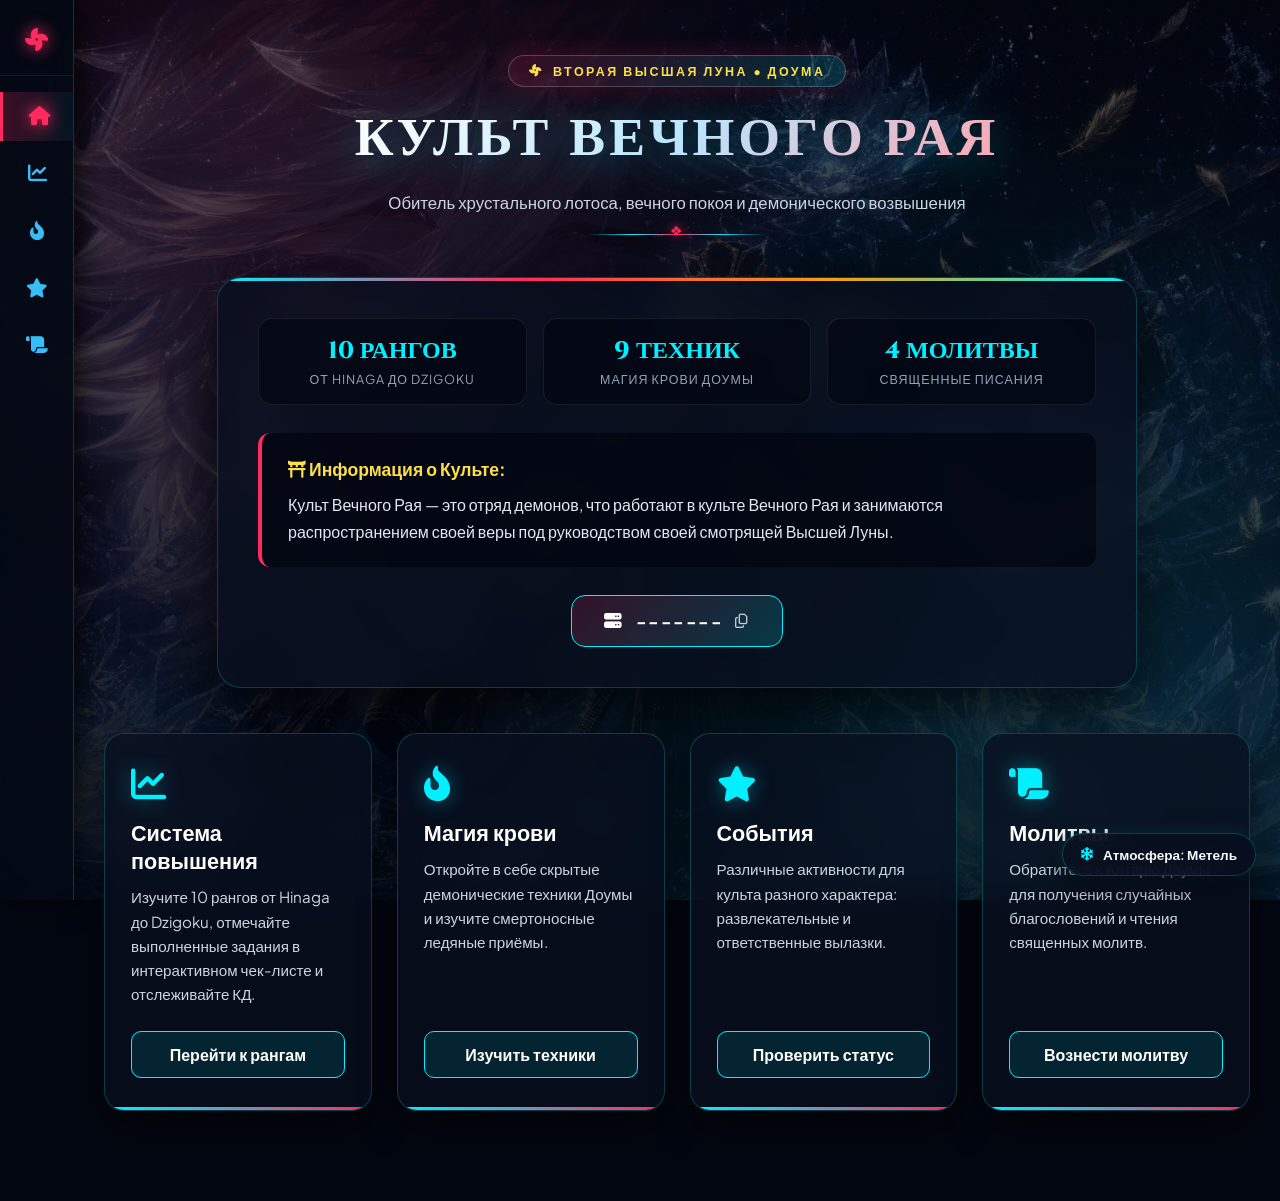
<file: index.html>
<!DOCTYPE html>
<html lang="ru">
<head>
    <meta charset="UTF-8">
    <meta name="viewport" content="width=device-width, initial-scale=1.0">
    <title>Культ Вечного Рая — Главная</title>
    <link rel="stylesheet" href="https://cdnjs.cloudflare.com/ajax/libs/font-awesome/6.4.0/css/all.min.css">
    <link rel="stylesheet" href="style.css">
</head>
<body>

    <div id="snow-container"></div>

    <nav class="sidebar">
        <div class="sidebar-logo">
            <i class="fa-solid fa-fan"></i>
            <span>Вечный Рай</span>
        </div>
        <a class="sidebar-item active-nav" href="index.html"><i class="fa-solid fa-house"></i> <span>Главная</span></a>
        <a class="sidebar-item" href="rank.html"><i class="fa-solid fa-chart-line"></i> <span>Система повышения</span></a>
        <a class="sidebar-item" href="blood.html"><i class="fa-solid fa-fire-flame-curved"></i> <span>Магия крови</span></a>
        <a class="sidebar-item" href="events.html"><i class="fa-solid fa-star"></i> <span>События</span></a>
        <a class="sidebar-item" href="prayers.html"><i class="fa-solid fa-scroll"></i> <span>Молитвы</span></a>
    </nav>

    <main class="main-container">
        <div class="cult-badge"><i class="fa-solid fa-fan"></i> Вторая Высшая Луна • Доума</div>
        <h1 class="main-header">Культ Вечного Рая</h1>
        <div class="page-subtitle">Обитель хрустального лотоса, вечного покоя и демонического возвышения</div>
        
        <div class="hero-section">
            <div class="hero-stats-row">
                <div class="mini-stat">
                    <span class="mini-stat-val">10 РАНГОВ</span>
                    <span class="mini-stat-label">От Hinaga до Dzigoku</span>
                </div>
                <div class="mini-stat">
                    <span class="mini-stat-val">9 ТЕХНИК</span>
                    <span class="mini-stat-label">Магия Крови Доумы</span>
                </div>
                <div class="mini-stat">
                    <span class="mini-stat-val">4 МОЛИТВЫ</span>
                    <span class="mini-stat-label">Священные писания</span>
                </div>
            </div>

            <div class="info-textbox">
                <strong><i class="fa-solid fa-torii-gate"></i> Информация о Культе:</strong><br>
                Культ Вечного Рая — это отряд демонов, что работают в культе Вечного Рая и занимаются распространением своей веры под руководством своей смотрящей Высшей Луны.
            </div>
            
            <div class="server-ip-box" id="ipBox" onclick="copyIP()" title="Нажмите, чтобы скопировать IP">
                <i class="fa-solid fa-server"></i>
                <span id="ipText">-------</span>
                <i class="fa-regular fa-copy" style="font-size: 0.9rem; opacity: 0.75;"></i>
            </div>
        </div>

        <div class="cards-grid">
            <div class="card">
                <div>
                    <i class="fa-solid fa-chart-line"></i>
                    <h3>Система повышения</h3>
                    <p>Изучите 10 рангов от Hinaga до Dzigoku, отмечайте выполненные задания в интерактивном чек-листе и отслеживайте КД.</p>
                </div>
                <a href="rank.html" class="card-btn">Перейти к рангам</a>
            </div>

            <div class="card">
                <div>
                    <i class="fa-solid fa-fire-flame-curved"></i>
                    <h3>Магия крови</h3>
                    <p>Откройте в себе скрытые демонические техники Доумы и изучите смертоносные ледяные приёмы.</p>
                </div>
                <a href="blood.html" class="card-btn">Изучить техники</a>
            </div>

            <div class="card">
                <div>
                    <i class="fa-solid fa-star"></i>
                    <h3>События</h3>
                    <p>Различные активности для культа разного характера: развлекательные и ответственные вылазки.</p>
                </div>
                <a href="events.html" class="card-btn">Проверить статус</a>
            </div>

            <div class="card">
                <div>
                    <i class="fa-solid fa-scroll"></i>
                    <h3>Молитвы</h3>
                    <p>Обратитесь к Алтарю Доумы для получения случайных благословений и чтения священных молитв.</p>
                </div>
                <a href="prayers.html" class="card-btn">Вознести молитву</a>
            </div>
        </div>
    </main>

    <script src="script.js"></script>
</body>
</html>
</file>
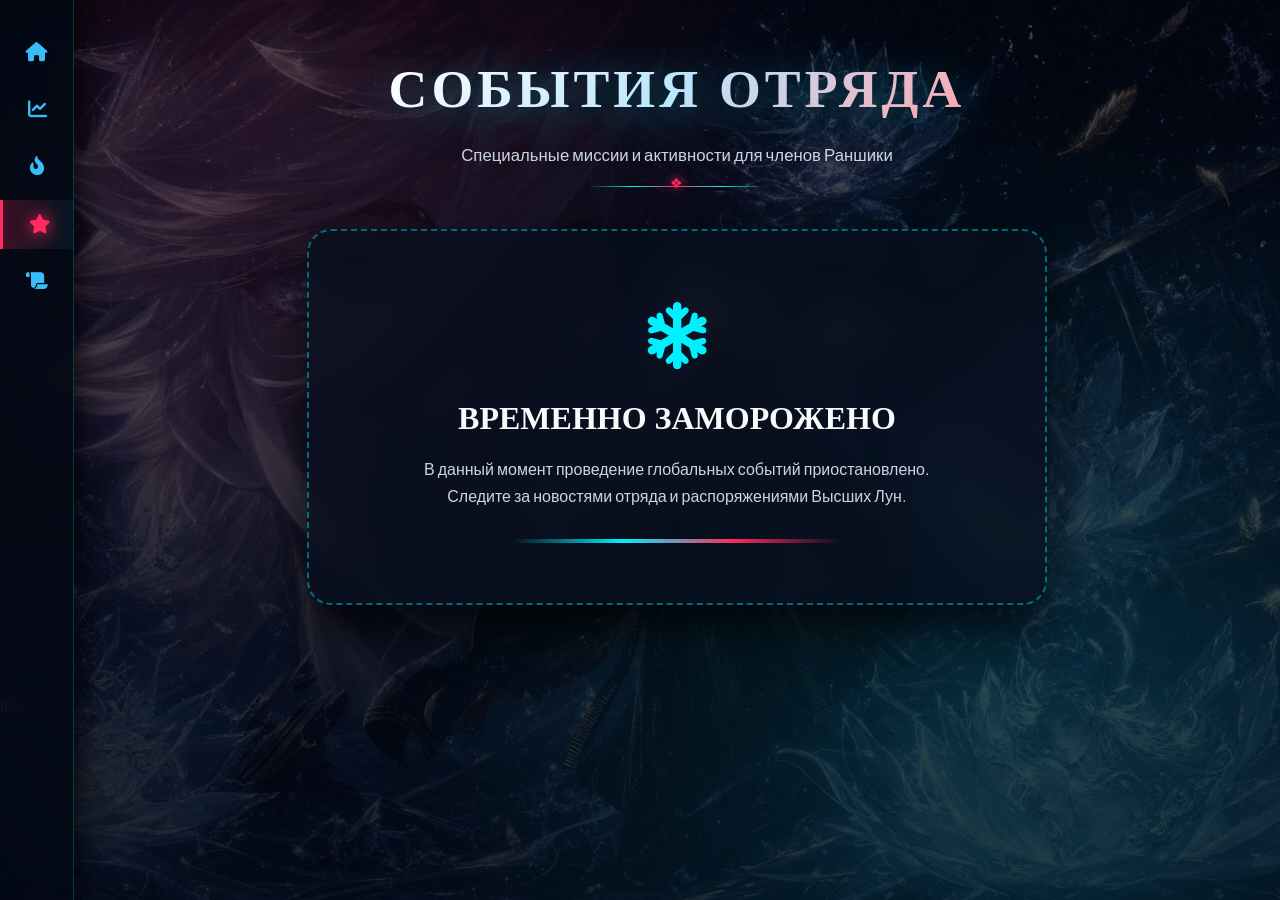
<file: event.html>
<!DOCTYPE html>
<html lang="ru">
<head>
    <meta charset="UTF-8">
    <title>События отряда</title>
    <link rel="stylesheet" href="https://cdnjs.cloudflare.com/ajax/libs/font-awesome/6.4.0/css/all.min.css">
    <link rel="stylesheet" href="style.css">
</head>
<body>

<div class="snowflakes" aria-hidden="true">
    <div class="snowflake">❅</div> <div class="snowflake">❆</div> <div class="snowflake">❅</div>
    <div class="snowflake">❆</div> <div class="snowflake">❅</div> <div class="snowflake">❆</div>
    <div class="snowflake">❅</div> <div class="snowflake">❆</div> <div class="snowflake">❅</div>
</div>

<nav class="sidebar">
    <a class="sidebar-item" href="index.html"><i class="fa-solid fa-house"></i> <span>Главная</span></a>
    <a class="sidebar-item" href="rank.html"><i class="fa-solid fa-chart-line"></i> <span>Система повышения</span></a>
    <a class="sidebar-item" href="blood.html"><i class="fa-solid fa-fire-flame-curved"></i> <span>Магия крови</span></a>
    <a class="sidebar-item active-nav" href="events.html"><i class="fa-solid fa-star"></i> <span>События</span></a>
    <a class="sidebar-item" href="prayers.html"><i class="fa-solid fa-scroll"></i> <span>Молитвы</span></a>
</nav>

<main class="main-container">
    
    <h1 class="main-title">СОБЫТИЯ ОТРЯДА</h1>
    <div class="page-subtitle">Специальные миссии и активности для членов Раншики</div>

    <div class="frozen-status-card">
        <div class="frozen-icon"><i class="fa-solid fa-snowflake"></i></div>
        <div class="frozen-title">ВРЕМЕННО ЗАМОРОЖЕНО</div>
        <p class="frozen-text">
            В данный момент проведение глобальных событий приостановлено. <br>
            Следите за новостями отряда и распоряжениями Высших Лун.
        </p>
        <div class="frozen-bar"></div>
    </div>

</main>

</body>
</html>
вф
</file>
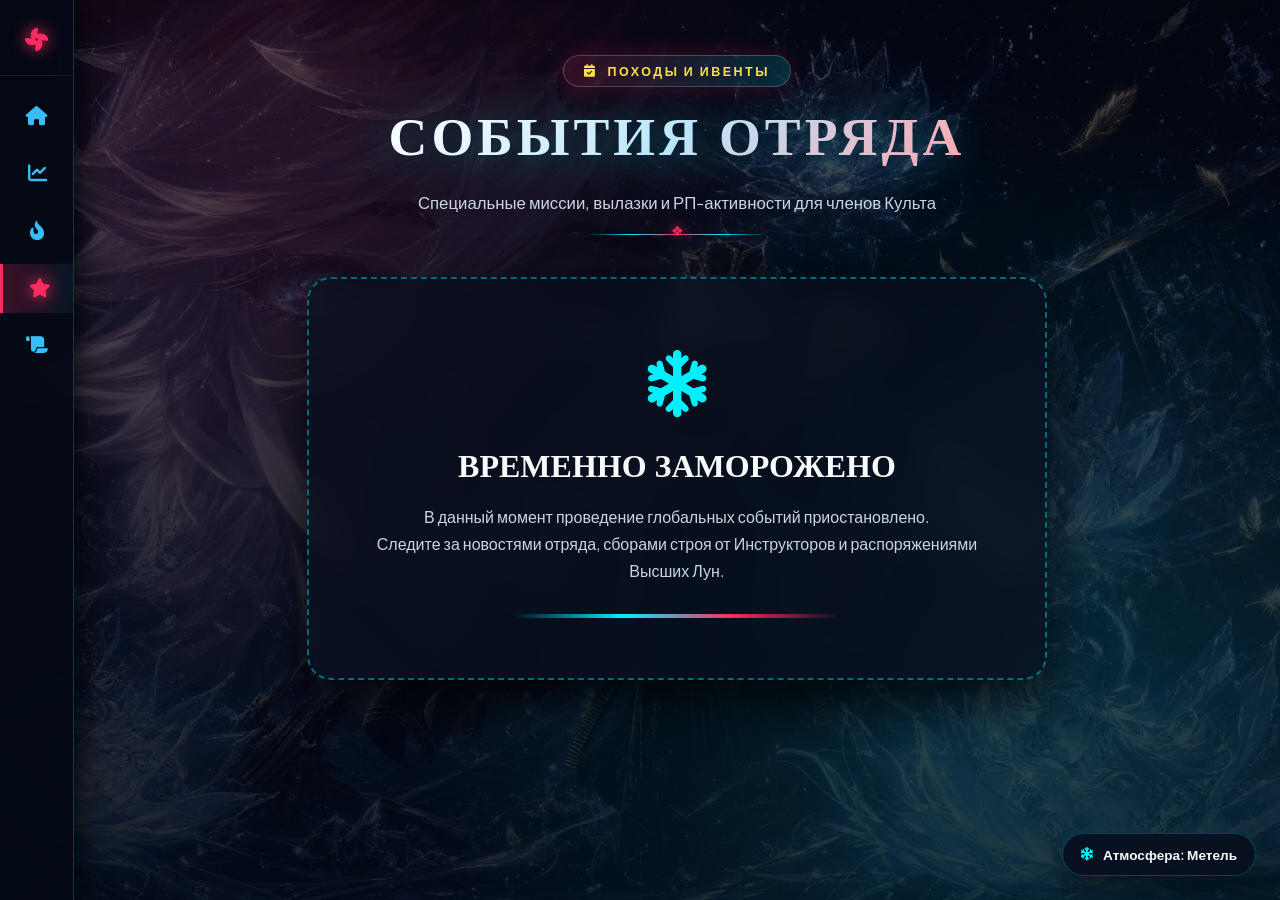
<file: events.html>
<!DOCTYPE html>
<html lang="ru">
<head>
    <meta charset="UTF-8">
    <meta name="viewport" content="width=device-width, initial-scale=1.0">
    <title>События отряда — Культ Вечного Рая</title>
    <link rel="stylesheet" href="https://cdnjs.cloudflare.com/ajax/libs/font-awesome/6.4.0/css/all.min.css">
    <link rel="stylesheet" href="style.css">
</head>
<body>

<div id="snow-container"></div>

<nav class="sidebar">
    <div class="sidebar-logo">
        <i class="fa-solid fa-fan"></i>
        <span>Вечный Рай</span>
    </div>
    <a class="sidebar-item" href="index.html"><i class="fa-solid fa-house"></i> <span>Главная</span></a>
    <a class="sidebar-item" href="rank.html"><i class="fa-solid fa-chart-line"></i> <span>Система повышения</span></a>
    <a class="sidebar-item" href="blood.html"><i class="fa-solid fa-fire-flame-curved"></i> <span>Магия крови</span></a>
    <a class="sidebar-item active-nav" href="events.html"><i class="fa-solid fa-star"></i> <span>События</span></a>
    <a class="sidebar-item" href="prayers.html"><i class="fa-solid fa-scroll"></i> <span>Молитвы</span></a>
</nav>

<main class="main-container">
    
    <div class="cult-badge"><i class="fa-solid fa-calendar-check"></i> Походы и Ивенты</div>
    <h1 class="main-title">СОБЫТИЯ ОТРЯДА</h1>
    <div class="page-subtitle">Специальные миссии, вылазки и РП-активности для членов Культа</div>

    <div class="frozen-status-card">
        <div class="frozen-icon"><i class="fa-solid fa-snowflake"></i></div>
        <div class="frozen-title">ВРЕМЕННО ЗАМОРОЖЕНО</div>
        <p class="frozen-text">
            В данный момент проведение глобальных событий приостановлено. <br>
            Следите за новостями отряда, сборами строя от Инструкторов и распоряжениями Высших Лун.
        </p>
        <div class="frozen-bar"></div>
    </div>

</main>

<script src="script.js"></script>
</body>
</html>
</file>
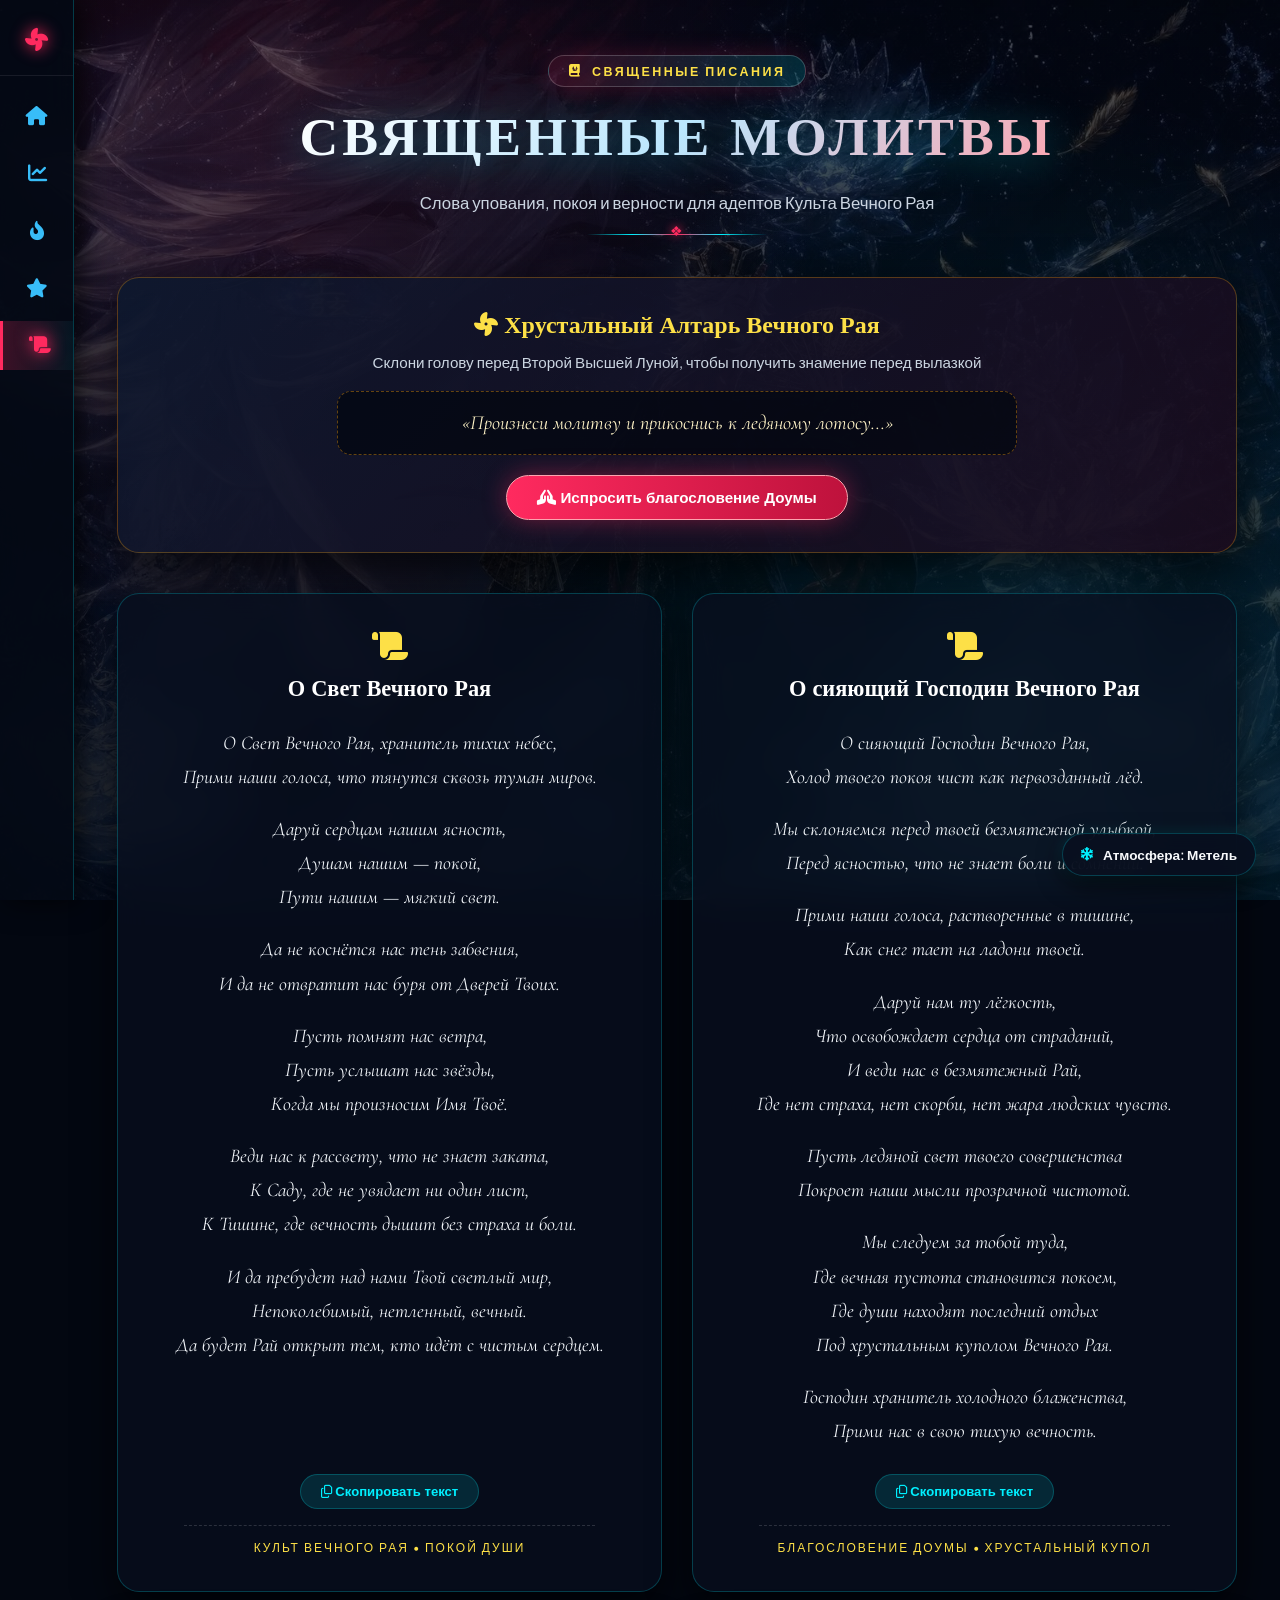
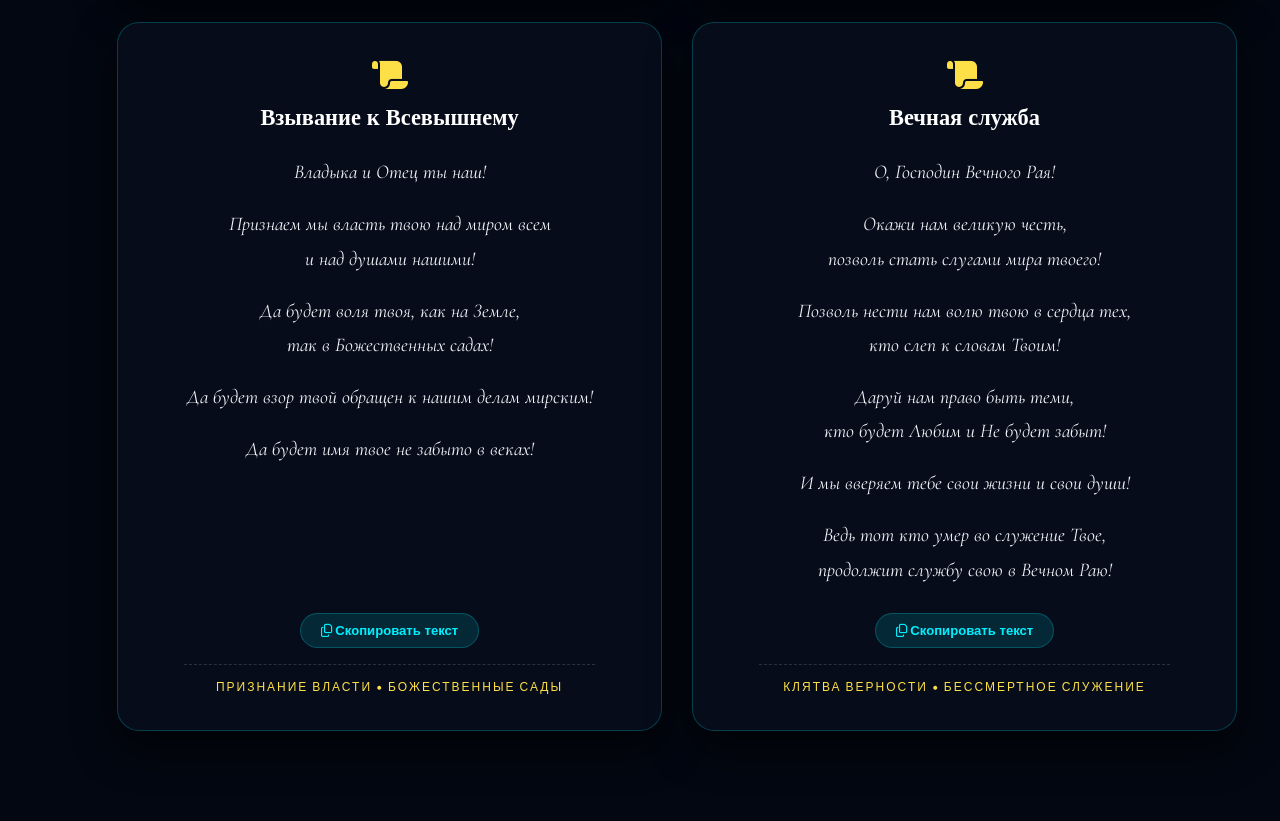
<file: prayers.html>
<!DOCTYPE html>
<html lang="ru">
<head>
    <meta charset="UTF-8">
    <meta name="viewport" content="width=device-width, initial-scale=1.0">
    <title>Священные Молитвы Культа</title>
    <link rel="stylesheet" href="https://cdnjs.cloudflare.com/ajax/libs/font-awesome/6.4.0/css/all.min.css">
    <link rel="stylesheet" href="style.css">
</head>
<body>

<div id="snow-container"></div>

<nav class="sidebar">
    <div class="sidebar-logo">
        <i class="fa-solid fa-fan"></i>
        <span>Вечный Рай</span>
    </div>
    <a class="sidebar-item" href="index.html"><i class="fa-solid fa-house"></i> <span>Главная</span></a>
    <a class="sidebar-item" href="rank.html"><i class="fa-solid fa-chart-line"></i> <span>Система повышения</span></a>
    <a class="sidebar-item" href="blood.html"><i class="fa-solid fa-fire-flame-curved"></i> <span>Магия крови</span></a>
    <a class="sidebar-item" href="events.html"><i class="fa-solid fa-star"></i> <span>События</span></a>
    <a class="sidebar-item active-nav" href="prayers.html"><i class="fa-solid fa-scroll"></i> <span>Молитвы</span></a>
</nav>

<main class="main-container">
    
    <div class="cult-badge"><i class="fa-solid fa-book-journal-whills"></i> Священные писания</div>
    <h1 class="main-title">СВЯЩЕННЫЕ МОЛИТВЫ</h1>
    <div class="page-subtitle">Слова упования, покоя и верности для адептов Культа Вечного Рая</div>

    <!-- НОВАЯ ФИШКА: ИНТЕРАКТИВНЫЙ АЛТАРЬ БЛАГОСЛОВЕНИЙ ДОУМЫ -->
    <div class="altar-widget">
        <h3 class="altar-title"><i class="fa-solid fa-fan"></i> Хрустальный Алтарь Вечного Рая</h3>
        <p style="color: #cbd5e1; font-size: 0.95rem;">Склони голову перед Второй Высшей Луной, чтобы получить знамение перед вылазкой</p>
        <div class="altar-result" id="altarResult">«Произнеси молитву и прикоснись к ледяному лотосу...»</div>
        <button class="altar-btn" onclick="prayAtAltar()">
            <i class="fa-solid fa-hands-praying"></i> Испросить благословение Доумы
        </button>
    </div>

    <div class="prayers-grid">
        
        <div class="prayer-tablet">
            <div>
                <div class="prayer-header">
                    <i class="fa-solid fa-scroll prayer-icon"></i>
                    <h3 class="prayer-title">О Свет Вечного Рая</h3>
                </div>
                <div class="prayer-content">
                    <p>О Свет Вечного Рая, хранитель тихих небес,<br>
                    Прими наши голоса, что тянутся сквозь туман миров.</p>
                    <p>Даруй сердцам нашим ясность,<br>
                    Душам нашим — покой,<br>
                    Пути нашим — мягкий свет.</p>
                    <p>Да не коснётся нас тень забвения,<br>
                    И да не отвратит нас буря от Дверей Твоих.</p>
                    <p>Пусть помнят нас ветра,<br>
                    Пусть услышат нас звёзды,<br>
                    Когда мы произносим Имя Твоё.</p>
                    <p>Веди нас к рассвету, что не знает заката,<br>
                    К Саду, где не увядает ни один лист,<br>
                    К Тишине, где вечность дышит без страха и боли.</p>
                    <p>И да пребудет над нами Твой светлый мир,<br>
                    Непоколебимый, нетленный, вечный.<br>
                    Да будет Рай открыт тем, кто идёт с чистым сердцем.</p>
                </div>
            </div>
            <div class="prayer-bottom">
                <button class="copy-prayer-btn" onclick="copyPrayer(this)">
                    <i class="fa-regular fa-copy"></i> Скопировать текст
                </button>
                <div class="prayer-footer">Культ Вечного Рая • Покой души</div>
            </div>
        </div>

        <div class="prayer-tablet">
            <div>
                <div class="prayer-header">
                    <i class="fa-solid fa-scroll prayer-icon"></i>
                    <h3 class="prayer-title">О сияющий Господин Вечного Рая</h3>
                </div>
                <div class="prayer-content">
                    <p>О сияющий Господин Вечного Рая,<br>
                    Холод твоего покоя чист как первозданный лёд.</p>
                    <p>Мы склоняемся перед твоей безмятежной улыбкой,<br>
                    Перед ясностью, что не знает боли и сомнений.</p>
                    <p>Прими наши голоса, растворенные в тишине,<br>
                    Как снег тает на ладони твоей.</p>
                    <p>Даруй нам ту лёгкость,<br>
                    Что освобождает сердца от страданий,<br>
                    И веди нас в безмятежный Рай,<br>
                    Где нет страха, нет скорби, нет жара людских чувств.</p>
                    <p>Пусть ледяной свет твоего совершенства<br>
                    Покроет наши мысли прозрачной чистотой.</p>
                    <p>Мы следуем за тобой туда,<br>
                    Где вечная пустота становится покоем,<br>
                    Где души находят последний отдых<br>
                    Под хрустальным куполом Вечного Рая.</p>
                    <p>Господин хранитель холодного блаженства,<br>
                    Прими нас в свою тихую вечность.</p>
                </div>
            </div>
            <div class="prayer-bottom">
                <button class="copy-prayer-btn" onclick="copyPrayer(this)">
                    <i class="fa-regular fa-copy"></i> Скопировать текст
                </button>
                <div class="prayer-footer">Благословение Доумы • Хрустальный купол</div>
            </div>
        </div>

        <div class="prayer-tablet">
            <div>
                <div class="prayer-header">
                    <i class="fa-solid fa-scroll prayer-icon"></i>
                    <h3 class="prayer-title">Взывание к Всевышнему</h3>
                </div>
                <div class="prayer-content">
                    <p>Владыка и Отец ты наш!</p>
                    <p>Признаем мы власть твою над миром всем<br>
                    и над душами нашими!</p>
                    <p>Да будет воля твоя, как на Земле,<br>
                    так в Божественных садах!</p>
                    <p>Да будет взор твой обращен к нашим делам мирским!</p>
                    <p>Да будет имя твое не забыто в веках!</p>
                </div>
            </div>
            <div class="prayer-bottom">
                <button class="copy-prayer-btn" onclick="copyPrayer(this)">
                    <i class="fa-regular fa-copy"></i> Скопировать текст
                </button>
                <div class="prayer-footer">Признание власти • Божественные сады</div>
            </div>
        </div>

        <div class="prayer-tablet">
            <div>
                <div class="prayer-header">
                    <i class="fa-solid fa-scroll prayer-icon"></i>
                    <h3 class="prayer-title">Вечная служба</h3>
                </div>
                <div class="prayer-content">
                    <p>О, Господин Вечного Рая!</p>
                    <p>Окажи нам великую честь,<br>
                    позволь стать слугами мира твоего!</p>
                    <p>Позволь нести нам волю твою в сердца тех,<br>
                    кто слеп к словам Твоим!</p>
                    <p>Даруй нам право быть теми,<br>
                    кто будет Любим и Не будет забыт!</p>
                    <p>И мы вверяем тебе свои жизни и свои души!</p>
                    <p>Ведь тот кто умер во служение Твое,<br>
                    продолжит службу свою в Вечном Раю!</p>
                </div>
            </div>
            <div class="prayer-bottom">
                <button class="copy-prayer-btn" onclick="copyPrayer(this)">
                    <i class="fa-regular fa-copy"></i> Скопировать текст
                </button>
                <div class="prayer-footer">Клятва верности • Бессмертное служение</div>
            </div>
        </div>

    </div>

</main>

<script src="script.js"></script>
</body>
</html>
</file>
<file: style.css>
@import url('https://fonts.googleapis.com/css2?family=Cinzel:wght@600;700;800;900&family=Cormorant+Garamond:ital,wght@0,600;1,500;1,600&family=Plus+Jakarta+Sans:wght@400;500;600;700;800&display=swap');

:root {
    --bg-deep: #030711;
    --panel-bg: rgba(8, 15, 30, 0.78);
    --panel-hover: rgba(13, 24, 46, 0.9);
    --ice-cyan: #00f0ff;
    --ice-blue: #38bdf8;
    --crimson: #ff2a5f;
    --crimson-glow: rgba(255, 42, 95, 0.35);
    --gold: #f59e0b;
    --gold-light: #fde047;
    --text-primary: #f8fafc;
    --text-secondary: #94a3b8;
    --border-ice: rgba(0, 240, 255, 0.22);
    --border-gold: rgba(245, 158, 11, 0.3);
    --sidebar-w: 74px;
    --sidebar-expand: 270px;
}

* {
    box-sizing: border-box;
    margin: 0;
    padding: 0;
}

html {
    scroll-behavior: smooth;
}

body {
    font-family: 'Plus Jakarta Sans', sans-serif;
    color: var(--text-primary);
    background-color: var(--bg-deep);
    background-image: url('background.png');
    background-repeat: no-repeat;
    background-attachment: fixed;
    background-size: cover;
    background-position: center;
    min-height: 100vh;
    overflow-x: hidden;
    position: relative;
}

/* Многослойное кинематографичное затемнение поверх фона */
body::before {
    content: '';
    position: fixed;
    inset: 0;
    background: 
        radial-gradient(circle at 20% 15%, rgba(255, 42, 95, 0.1) 0%, transparent 45%),
        radial-gradient(circle at 80% 80%, rgba(0, 240, 255, 0.12) 0%, transparent 50%),
        linear-gradient(180deg, rgba(3, 7, 17, 0.72) 0%, rgba(3, 7, 17, 0.88) 100%);
    z-index: -1;
}

::-webkit-scrollbar { width: 8px; }
::-webkit-scrollbar-track { background: #030711; }
::-webkit-scrollbar-thumb {
    background: linear-gradient(180deg, var(--ice-cyan), var(--crimson));
    border-radius: 4px;
}

/* =========================================
   ЧАСТИЦЫ СНЕГА И ЛЕПЕСТКОВ
========================================== */
#snow-container, .snowflakes {
    position: fixed;
    inset: 0;
    pointer-events: none;
    z-index: 990;
    overflow: hidden;
}

.snowflake {
    position: fixed;
    top: -5%;
    color: #fff;
    text-shadow: 0 0 10px var(--ice-cyan);
    user-select: none;
    pointer-events: none;
    animation: snowFall linear infinite;
}

.snowflake.crimson-petal {
    color: var(--crimson);
    text-shadow: 0 0 12px var(--crimson);
}

@keyframes snowFall {
    0% { transform: translateY(-5vh) translateX(0) rotate(0deg); opacity: 0; }
    15% { opacity: 0.85; }
    85% { opacity: 0.85; }
    100% { transform: translateY(105vh) translateX(60px) rotate(360deg); opacity: 0; }
}

/* Кнопка переключения атмосферы в углу */
.ambiance-toggle {
    position: fixed;
    bottom: 24px;
    right: 24px;
    z-index: 1001;
    background: rgba(8, 15, 30, 0.9);
    backdrop-filter: blur(12px);
    border: 1px solid var(--border-ice);
    color: var(--text-primary);
    padding: 12px 18px;
    border-radius: 50px;
    cursor: pointer;
    font-family: inherit;
    font-size: 0.85rem;
    font-weight: 600;
    display: flex;
    align-items: center;
    gap: 10px;
    box-shadow: 0 8px 25px rgba(0, 0, 0, 0.7), 0 0 15px rgba(0, 240, 255, 0.15);
    transition: all 0.3s ease;
}

.ambiance-toggle:hover {
    border-color: var(--ice-cyan);
    transform: translateY(-3px);
    box-shadow: 0 12px 30px rgba(0, 240, 255, 0.3);
}

.ambiance-toggle i {
    color: var(--ice-cyan);
}

/* =========================================
   БОКОВАЯ НАВИГАЦИЯ (SIDEBAR)
========================================== */
.sidebar {
    position: fixed;
    left: 0;
    top: 0;
    width: var(--sidebar-w);
    height: 100vh;
    background: rgba(4, 9, 20, 0.9);
    backdrop-filter: blur(20px);
    -webkit-backdrop-filter: blur(20px);
    border-right: 1px solid var(--border-ice);
    box-shadow: 6px 0 30px rgba(0, 0, 0, 0.8);
    padding-top: 28px;
    z-index: 1000;
    transition: width 0.35s cubic-bezier(0.4, 0, 0.2, 1);
    overflow: hidden;
    white-space: nowrap;
    display: flex;
    flex-direction: column;
    gap: 8px;
}

.sidebar:hover {
    width: var(--sidebar-expand);
    border-right-color: var(--ice-cyan);
    box-shadow: 15px 0 45px rgba(0, 240, 255, 0.15);
}

.sidebar-logo {
    display: flex;
    align-items: center;
    padding: 0 22px 24px 22px;
    margin-bottom: 8px;
    border-bottom: 1px solid rgba(255, 255, 255, 0.08);
    color: var(--gold-light);
    font-family: 'Cinzel', serif;
    font-weight: 800;
    letter-spacing: 1.5px;
    font-size: 1rem;
}

.sidebar-logo i {
    min-width: 30px;
    font-size: 1.45rem;
    text-align: center;
    color: var(--crimson);
    filter: drop-shadow(0 0 8px var(--crimson));
}

.sidebar-logo span {
    margin-left: 16px;
    opacity: 0;
    transition: opacity 0.25s ease;
}

.sidebar:hover .sidebar-logo span { opacity: 1; }

.sidebar-item {
    display: flex;
    align-items: center;
    padding: 15px 22px;
    color: var(--text-secondary);
    text-decoration: none;
    font-size: 0.95rem;
    font-weight: 600;
    transition: all 0.25s ease;
    position: relative;
}

.sidebar-item i {
    min-width: 30px;
    font-size: 1.2rem;
    text-align: center;
    color: var(--ice-blue);
    transition: all 0.25s ease;
}

.sidebar-item span {
    margin-left: 16px;
    opacity: 0;
    transform: translateX(-8px);
    transition: all 0.25s ease;
}

.sidebar:hover .sidebar-item span {
    opacity: 1;
    transform: translateX(0);
}

.sidebar-item:hover {
    color: #fff;
    background: linear-gradient(90deg, rgba(0, 240, 255, 0.1), transparent);
    padding-left: 26px;
}

.sidebar-item:hover i {
    color: var(--ice-cyan);
    transform: scale(1.15);
    filter: drop-shadow(0 0 8px var(--ice-cyan));
}

.sidebar-item.active-nav {
    color: #fff;
    background: linear-gradient(90deg, rgba(255, 42, 95, 0.22), rgba(0, 240, 255, 0.05));
    border-left: 3px solid var(--crimson);
}

.sidebar-item.active-nav i {
    color: var(--crimson);
    filter: drop-shadow(0 0 8px var(--crimson));
}

/* =========================================
   ОСНОВНОЙ КОНТЕЙНЕР И ЗАГОЛОВКИ
========================================== */
.main-container {
    margin: 0 auto;
    padding: 55px 30px 90px calc(var(--sidebar-w) + 30px);
    max-width: 1280px;
    width: 100%;
    display: flex;
    flex-direction: column;
    align-items: center;
    text-align: center;
    position: relative;
    z-index: 10;
}

.cult-badge {
    display: inline-flex;
    align-items: center;
    gap: 10px;
    padding: 7px 20px;
    border-radius: 50px;
    background: linear-gradient(90deg, rgba(255, 42, 95, 0.15), rgba(0, 240, 255, 0.15));
    border: 1px solid rgba(255, 255, 255, 0.2);
    color: var(--gold-light);
    font-size: 0.78rem;
    font-weight: 700;
    letter-spacing: 2.5px;
    text-transform: uppercase;
    margin-bottom: 16px;
    box-shadow: 0 0 25px rgba(255, 42, 95, 0.2);
}

.main-header, .main-title {
    font-family: 'Cinzel', serif;
    font-size: clamp(2.1rem, 4.2vw, 3.4rem);
    font-weight: 900;
    text-transform: uppercase;
    letter-spacing: 4px;
    background: linear-gradient(135deg, #ffffff 0%, #bae6fd 50%, #fda4af 100%);
    -webkit-background-clip: text;
    -webkit-text-fill-color: transparent;
    margin-bottom: 14px;
    filter: drop-shadow(0 5px 20px rgba(0, 240, 255, 0.35));
}

.page-subtitle {
    font-size: 1.05rem;
    color: #cbd5e1;
    margin-bottom: 40px;
    max-width: 720px;
    line-height: 1.65;
    position: relative;
    padding-bottom: 20px;
}

.page-subtitle::after {
    content: '❖';
    position: absolute;
    bottom: -6px;
    left: 50%;
    transform: translateX(-50%);
    color: var(--crimson);
    font-size: 0.9rem;
    text-shadow: 0 0 10px var(--crimson);
}

.page-subtitle::before {
    content: '';
    position: absolute;
    bottom: 2px;
    left: 50%;
    transform: translateX(-50%);
    width: 180px;
    height: 1px;
    background: linear-gradient(90deg, transparent, var(--ice-cyan), var(--crimson), var(--ice-cyan), transparent);
}

/* =========================================
   ГЛАВНАЯ СТРАНИЦА (INDEX.HTML)
========================================== */
.hero-section {
    background: var(--panel-bg);
    backdrop-filter: blur(16px);
    border: 1px solid var(--border-ice);
    border-radius: 24px;
    padding: 40px;
    width: 100%;
    max-width: 920px;
    box-shadow: 0 25px 60px rgba(0, 0, 0, 0.75);
    position: relative;
    overflow: hidden;
}

.hero-section::before {
    content: '';
    position: absolute;
    top: 0; left: 0; right: 0;
    height: 3px;
    background: linear-gradient(90deg, var(--ice-cyan), var(--crimson), var(--gold), var(--ice-cyan));
}

.hero-stats-row {
    display: grid;
    grid-template-columns: repeat(auto-fit, minmax(180px, 1fr));
    gap: 16px;
    margin-bottom: 28px;
}

.mini-stat {
    background: rgba(3, 7, 17, 0.65);
    border: 1px solid rgba(255, 255, 255, 0.08);
    border-radius: 14px;
    padding: 16px;
    text-align: center;
}

.mini-stat-val {
    font-family: 'Cinzel', serif;
    font-size: 1.5rem;
    font-weight: 800;
    color: var(--ice-cyan);
    display: block;
}

.mini-stat-label {
    font-size: 0.78rem;
    color: var(--text-secondary);
    text-transform: uppercase;
    letter-spacing: 1px;
}

.info-textbox {
    background: rgba(3, 7, 17, 0.8);
    border-left: 4px solid var(--crimson);
    border-radius: 12px;
    padding: 22px 26px;
    text-align: left;
    margin-bottom: 28px;
    color: #e2e8f0;
    font-size: 1rem;
    line-height: 1.7;
}

.info-textbox strong {
    color: var(--gold-light);
    font-size: 1.1rem;
    display: inline-block;
    margin-bottom: 6px;
}

.server-ip-box {
    background: linear-gradient(135deg, rgba(255, 42, 95, 0.18), rgba(0, 240, 255, 0.18));
    border: 1px solid var(--ice-cyan);
    padding: 14px 32px;
    border-radius: 14px;
    font-size: 1.1rem;
    font-weight: 700;
    letter-spacing: 1.5px;
    color: #fff;
    cursor: pointer;
    transition: all 0.3s ease;
    display: inline-flex;
    align-items: center;
    gap: 12px;
}

.server-ip-box:hover {
    transform: translateY(-3px) scale(1.02);
    border-color: var(--crimson);
    box-shadow: 0 10px 30px rgba(255, 42, 95, 0.35);
}

.cards-grid {
    display: grid;
    grid-template-columns: repeat(auto-fit, minmax(260px, 1fr));
    gap: 25px;
    width: 100%;
    margin-top: 45px;
}

.card {
    background: var(--panel-bg);
    backdrop-filter: blur(14px);
    border: 1px solid var(--border-ice);
    border-radius: 20px;
    padding: 32px 26px;
    text-align: left;
    transition: all 0.35s ease;
    display: flex;
    flex-direction: column;
    justify-content: space-between;
    box-shadow: 0 15px 35px rgba(0, 0, 0, 0.6);
    position: relative;
    overflow: hidden;
}

.card::after {
    content: '';
    position: absolute;
    bottom: 0; left: 0; right: 0;
    height: 3px;
    background: linear-gradient(90deg, var(--ice-cyan), var(--crimson));
}

.card:hover {
    transform: translateY(-8px);
    background: var(--panel-hover);
    border-color: rgba(0, 240, 255, 0.5);
    box-shadow: 0 20px 45px rgba(0, 240, 255, 0.2);
}

.card i {
    font-size: 2.2rem;
    color: var(--ice-cyan);
    margin-bottom: 18px;
    filter: drop-shadow(0 0 10px rgba(0, 240, 255, 0.4));
}

.card h3 {
    font-size: 1.35rem;
    font-weight: 800;
    margin-bottom: 10px;
    color: #fff;
}

.card p {
    color: #cbd5e1;
    font-size: 0.95rem;
    line-height: 1.6;
    margin-bottom: 24px;
}

.card-btn {
    background: rgba(0, 240, 255, 0.1);
    border: 1px solid var(--ice-cyan);
    color: #fff;
    padding: 12px 20px;
    border-radius: 10px;
    font-weight: 700;
    text-decoration: none;
    text-align: center;
    transition: all 0.3s ease;
    display: block;
}

.card-btn:hover {
    background: linear-gradient(90deg, var(--ice-cyan), #0088ff);
    color: #030711;
    box-shadow: 0 0 20px rgba(0, 240, 255, 0.5);
}

/* =========================================
   НОВАЯ СИСТЕМА ПОВЫШЕНИЯ (RANK.HTML)
========================================== */
/* Панель сводки КД и таймера */
.rank-dashboard {
    display: grid;
    grid-template-columns: 1.3fr 1fr;
    gap: 24px;
    width: 100%;
    max-width: 1120px;
    margin-bottom: 30px;
}

.cooldown-summary-panel, .timer-widget-panel {
    background: var(--panel-bg);
    backdrop-filter: blur(16px);
    border: 1px solid var(--border-ice);
    border-radius: 20px;
    padding: 26px;
    text-align: left;
    box-shadow: 0 15px 35px rgba(0, 0, 0, 0.6);
}

.panel-heading {
    font-family: 'Cinzel', serif;
    font-size: 1.15rem;
    font-weight: 800;
    color: var(--gold-light);
    margin-bottom: 16px;
    display: flex;
    align-items: center;
    gap: 10px;
}

.cd-tiers-list {
    display: flex;
    flex-direction: column;
    gap: 12px;
}

.cd-tier-row {
    background: rgba(3, 7, 17, 0.65);
    border-radius: 12px;
    padding: 12px 16px;
    display: flex;
    justify-content: space-between;
    align-items: center;
    gap: 12px;
    border-left: 3px solid var(--ice-cyan);
}

.cd-tier-row.cd-mid { border-left-color: var(--gold); }
.cd-tier-row.cd-high { border-left-color: var(--crimson); }

.cd-ranks-names {
    font-size: 0.9rem;
    color: #e2e8f0;
    font-weight: 600;
}

.cd-badge {
    background: rgba(0, 240, 255, 0.15);
    color: var(--ice-cyan);
    padding: 5px 12px;
    border-radius: 20px;
    font-size: 0.8rem;
    font-weight: 800;
    white-space: nowrap;
}

.cd-tier-row.cd-mid .cd-badge {
    background: rgba(245, 158, 11, 0.18);
    color: var(--gold-light);
}

.cd-tier-row.cd-high .cd-badge {
    background: rgba(255, 42, 95, 0.2);
    color: #fda4af;
}

/* Живой таймер КД */
.timer-display {
    font-family: 'Cinzel', serif;
    font-size: 1.8rem;
    font-weight: 800;
    color: var(--ice-cyan);
    text-align: center;
    padding: 16px;
    background: rgba(3, 7, 17, 0.75);
    border-radius: 12px;
    border: 1px solid rgba(0, 240, 255, 0.2);
    margin-bottom: 14px;
    letter-spacing: 2px;
}

.timer-controls {
    display: flex;
    gap: 8px;
    flex-wrap: wrap;
}

.timer-btn {
    flex: 1;
    background: rgba(0, 240, 255, 0.1);
    border: 1px solid var(--border-ice);
    color: #fff;
    padding: 9px 10px;
    border-radius: 8px;
    font-size: 0.8rem;
    font-weight: 700;
    cursor: pointer;
    transition: all 0.25s ease;
}

.timer-btn:hover {
    background: var(--ice-cyan);
    color: #030711;
}

.timer-btn.reset-btn {
    background: rgba(255, 42, 95, 0.15);
    border-color: rgba(255, 42, 95, 0.4);
    color: #fda4af;
}

/* Важное уведомление про Imgur */
.imgur-alert-banner {
    width: 100%;
    max-width: 1120px;
    background: linear-gradient(90deg, rgba(245, 158, 11, 0.16), rgba(255, 42, 95, 0.16));
    border: 1px solid var(--border-gold);
    border-left: 5px solid var(--gold);
    border-radius: 16px;
    padding: 18px 24px;
    margin-bottom: 30px;
    display: flex;
    align-items: center;
    justify-content: space-between;
    gap: 20px;
    text-align: left;
    box-shadow: 0 10px 25px rgba(0, 0, 0, 0.5);
}

.imgur-alert-text {
    display: flex;
    align-items: center;
    gap: 16px;
    font-size: 0.95rem;
    color: #fef3c7;
    line-height: 1.5;
}

.imgur-alert-text i {
    font-size: 1.8rem;
    color: var(--gold-light);
}

/* Полоса общего прогресса игрока */
.overall-progress-box {
    width: 100%;
    max-width: 1120px;
    background: var(--panel-bg);
    border: 1px solid var(--border-ice);
    border-radius: 16px;
    padding: 18px 26px;
    margin-bottom: 30px;
    text-align: left;
}

.overall-progress-header {
    display: flex;
    justify-content: space-between;
    align-items: center;
    margin-bottom: 10px;
    font-size: 0.92rem;
    font-weight: 700;
}

.overall-bar-bg {
    width: 100%;
    height: 10px;
    background: rgba(255, 255, 255, 0.08);
    border-radius: 6px;
    overflow: hidden;
}

.overall-bar-fill {
    height: 100%;
    width: 0%;
    background: linear-gradient(90deg, var(--ice-cyan), var(--crimson), var(--gold));
    border-radius: 6px;
    transition: width 0.4s ease;
    box-shadow: 0 0 15px var(--ice-cyan);
}

/* Фильтры рангов */
.rank-filters {
    display: flex;
    gap: 10px;
    flex-wrap: wrap;
    justify-content: center;
    margin-bottom: 32px;
}

.filter-btn {
    background: var(--panel-bg);
    border: 1px solid var(--border-ice);
    color: var(--text-secondary);
    padding: 10px 20px;
    border-radius: 50px;
    font-weight: 700;
    font-size: 0.88rem;
    cursor: pointer;
    transition: all 0.25s ease;
}

.filter-btn.active, .filter-btn:hover {
    background: linear-gradient(90deg, rgba(0, 240, 255, 0.2), rgba(255, 42, 95, 0.2));
    color: #fff;
    border-color: var(--ice-cyan);
    box-shadow: 0 0 20px rgba(0, 240, 255, 0.25);
}

/* Сетка карточек переходов рангов */
.ranks-progression-list {
    display: grid;
    grid-template-columns: repeat(auto-fit, minmax(500px, 1fr));
    gap: 26px;
    width: 100%;
    max-width: 1120px;
}

.rank-step-card {
    background: var(--panel-bg);
    backdrop-filter: blur(16px);
    border: 1px solid var(--border-ice);
    border-radius: 20px;
    padding: 28px;
    text-align: left;
    display: flex;
    flex-direction: column;
    justify-content: space-between;
    box-shadow: 0 15px 35px rgba(0, 0, 0, 0.65);
    transition: all 0.3s ease;
    position: relative;
    overflow: hidden;
}

.rank-step-card:hover {
    transform: translateY(-5px);
    border-color: rgba(0, 240, 255, 0.5);
    box-shadow: 0 20px 45px rgba(0, 240, 255, 0.18);
}

.rank-step-card.tier-1 { border-top: 4px solid var(--ice-cyan); }
.rank-step-card.tier-2 { border-top: 4px solid var(--gold); }
.rank-step-card.tier-3 { border-top: 4px solid var(--crimson); }

.rank-step-top {
    display: flex;
    justify-content: space-between;
    align-items: flex-start;
    gap: 12px;
    margin-bottom: 14px;
}

.step-number-badge {
    font-size: 0.75rem;
    font-weight: 800;
    text-transform: uppercase;
    letter-spacing: 1.5px;
    padding: 4px 12px;
    border-radius: 20px;
    background: rgba(255, 255, 255, 0.08);
    color: var(--ice-cyan);
}

.tier-2 .step-number-badge { color: var(--gold-light); }
.tier-3 .step-number-badge { color: #fda4af; }

.step-cd-pill {
    font-size: 0.8rem;
    font-weight: 700;
    color: #cbd5e1;
    background: rgba(3, 7, 17, 0.7);
    padding: 5px 12px;
    border-radius: 20px;
    border: 1px solid rgba(255, 255, 255, 0.1);
    display: inline-flex;
    align-items: center;
    gap: 6px;
}

.rank-arrow-title {
    font-family: 'Cinzel', serif;
    font-size: 1.45rem;
    font-weight: 800;
    color: #fff;
    margin-bottom: 6px;
    display: flex;
    align-items: center;
    flex-wrap: wrap;
    gap: 10px;
}

.rank-arrow-title i {
    color: var(--crimson);
    font-size: 1.1rem;
}

.blood-rank-subtitle {
    display: inline-block;
    font-size: 0.82rem;
    font-weight: 700;
    color: var(--gold-light);
    background: rgba(245, 158, 11, 0.15);
    border: 1px solid rgba(245, 158, 11, 0.35);
    padding: 3px 10px;
    border-radius: 6px;
    margin-bottom: 16px;
}

/* Интерактивный список задач внутри ранга */
.Interactive-tasks {
    display: flex;
    flex-direction: column;
    gap: 10px;
    margin: 16px 0 22px 0;
}

.check-task-item {
    display: flex;
    align-items: flex-start;
    gap: 12px;
    background: rgba(3, 7, 17, 0.55);
    border: 1px solid rgba(255, 255, 255, 0.06);
    padding: 12px 14px;
    border-radius: 12px;
    cursor: pointer;
    transition: all 0.2s ease;
    user-select: none;
}

.check-task-item:hover {
    background: rgba(0, 240, 255, 0.08);
    border-color: rgba(0, 240, 255, 0.25);
}

.check-task-item.completed {
    background: rgba(16, 185, 129, 0.12);
    border-color: rgba(16, 185, 129, 0.4);
}

.check-task-item.completed .task-text {
    text-decoration: line-through;
    color: #94a3b8;
}

.custom-checkbox {
    width: 22px;
    height: 22px;
    min-width: 22px;
    border-radius: 6px;
    border: 2px solid var(--ice-cyan);
    display: flex;
    align-items: center;
    justify-content: center;
    color: transparent;
    transition: all 0.2s ease;
    margin-top: 1px;
}

.check-task-item.completed .custom-checkbox {
    background: #10b981;
    border-color: #10b981;
    color: #030711;
}

.task-text {
    font-size: 0.95rem;
    color: #f1f5f9;
    line-height: 1.5;
}

.rank-step-footer {
    border-top: 1px solid rgba(255, 255, 255, 0.08);
    padding-top: 16px;
    display: flex;
    justify-content: space-between;
    align-items: center;
    gap: 14px;
}

.step-progress-wrap {
    flex: 1;
}

.step-progress-label {
    font-size: 0.78rem;
    color: var(--text-secondary);
    margin-bottom: 5px;
    display: block;
}

.step-bar {
    height: 6px;
    width: 100%;
    background: rgba(255, 255, 255, 0.08);
    border-radius: 4px;
    overflow: hidden;
}

.step-bar-fill {
    height: 100%;
    width: 0%;
    background: linear-gradient(90deg, var(--ice-cyan), #10b981);
    transition: width 0.3s ease;
}

.copy-report-btn {
    background: rgba(0, 240, 255, 0.1);
    border: 1px solid var(--border-ice);
    color: var(--ice-cyan);
    padding: 8px 14px;
    border-radius: 8px;
    font-size: 0.8rem;
    font-weight: 700;
    cursor: pointer;
    transition: all 0.25s ease;
    white-space: nowrap;
    display: inline-flex;
    align-items: center;
    gap: 6px;
}

.copy-report-btn:hover {
    background: var(--ice-cyan);
    color: #030711;
}

/* =========================================
   МАГИЯ КРОВИ (BLOOD.HTML) + МОДАЛКА ФОТО
========================================== */
.view-switcher {
    display: flex;
    gap: 10px;
    margin-bottom: 35px;
    background: rgba(4, 10, 22, 0.85);
    padding: 6px;
    border-radius: 12px;
    border: 1px solid var(--border-ice);
}

.view-btn {
    background: transparent;
    border: none;
    color: var(--text-secondary);
    padding: 9px 18px;
    border-radius: 8px;
    cursor: pointer;
    font-family: inherit;
    font-weight: 700;
    font-size: 0.9rem;
    display: flex;
    align-items: center;
    gap: 8px;
    transition: all 0.25s ease;
}

.view-btn.active {
    background: linear-gradient(90deg, var(--ice-cyan), #0088ff);
    color: #030711;
}

.blood-arts-list {
    display: flex;
    flex-direction: column;
    gap: 26px;
    width: 100%;
    max-width: 1080px;
}

.blood-arts-list.grid-mode {
    display: grid;
    grid-template-columns: repeat(auto-fit, minmax(320px, 1fr));
}

.blood-art-card {
    background: var(--panel-bg);
    backdrop-filter: blur(16px);
    border: 1px solid var(--border-ice);
    border-radius: 20px;
    padding: 24px;
    display: flex;
    align-items: center;
    gap: 32px;
    box-shadow: 0 15px 35px rgba(0, 0, 0, 0.65);
    transition: all 0.35s ease;
}

.blood-arts-list.grid-mode .blood-art-card {
    flex-direction: column;
    text-align: center;
}

.blood-arts-list.grid-mode .blood-art-info { text-align: center; }
.blood-arts-list.grid-mode .blood-art-img { width: 100%; height: 210px; }

.blood-art-card:hover {
    transform: translateY(-5px);
    border-color: var(--crimson);
    box-shadow: 0 20px 45px rgba(255, 42, 95, 0.2);
}

.blood-art-img {
    width: 320px;
    height: 195px;
    object-fit: cover;
    border-radius: 14px;
    border: 2px solid rgba(0, 240, 255, 0.35);
    flex-shrink: 0;
    cursor: zoom-in;
    transition: all 0.35s ease;
}

.blood-art-card:hover .blood-art-img {
    transform: scale(1.03);
    border-color: var(--ice-cyan);
}

.blood-art-info {
    text-align: left;
    flex: 1;
}

.blood-art-number {
    font-size: 0.78rem;
    text-transform: uppercase;
    letter-spacing: 2px;
    color: var(--crimson);
    font-weight: 800;
    margin-bottom: 6px;
    display: block;
}

.blood-art-name {
    font-family: 'Cinzel', serif;
    font-size: 1.5rem;
    font-weight: 800;
    color: #fff;
    margin-bottom: 10px;
}

.blood-art-desc {
    font-size: 0.98rem;
    color: #dbeafe;
    line-height: 1.65;
}

/* Lightbox для просмотра фото на весь экран */
.image-lightbox {
    position: fixed;
    inset: 0;
    background: rgba(2, 6, 15, 0.92);
    backdrop-filter: blur(12px);
    z-index: 2000;
    display: none;
    align-items: center;
    justify-content: center;
    padding: 30px;
    cursor: zoom-out;
}

.image-lightbox.active { display: flex; }

.image-lightbox img {
    max-width: 90vw;
    max-height: 85vh;
    border-radius: 16px;
    border: 2px solid var(--ice-cyan);
    box-shadow: 0 0 50px rgba(0, 240, 255, 0.4);
}

/* =========================================
   МОЛИТВЫ И АЛТАРЬ (PRAYERS.HTML)
========================================== */
.altar-widget {
    width: 100%;
    max-width: 1120px;
    background: linear-gradient(135deg, rgba(13, 24, 46, 0.9), rgba(28, 10, 28, 0.85));
    border: 1px solid var(--border-gold);
    border-radius: 22px;
    padding: 32px;
    margin-bottom: 40px;
    text-align: center;
    box-shadow: 0 20px 50px rgba(0, 0, 0, 0.7);
}

.altar-title {
    font-family: 'Cinzel', serif;
    font-size: 1.5rem;
    color: var(--gold-light);
    margin-bottom: 10px;
}

.altar-result {
    margin: 20px auto;
    max-width: 680px;
    min-height: 64px;
    padding: 16px 24px;
    background: rgba(3, 7, 17, 0.75);
    border: 1px dashed rgba(245, 158, 11, 0.4);
    border-radius: 14px;
    display: flex;
    align-items: center;
    justify-content: center;
    font-family: 'Cormorant Garamond', serif;
    font-style: italic;
    font-size: 1.25rem;
    color: #fef3c7;
}

.altar-btn {
    background: linear-gradient(90deg, var(--crimson), #be123c);
    border: 1px solid #fda4af;
    color: #fff;
    padding: 13px 30px;
    border-radius: 50px;
    font-weight: 800;
    font-size: 0.95rem;
    cursor: pointer;
    transition: all 0.3s ease;
    box-shadow: 0 0 25px rgba(255, 42, 95, 0.4);
}

.altar-btn:hover {
    transform: translateY(-3px) scale(1.03);
    box-shadow: 0 0 35px rgba(255, 42, 95, 0.7);
}

.prayers-grid {
    display: grid;
    grid-template-columns: repeat(auto-fit, minmax(420px, 1fr));
    gap: 30px;
    width: 100%;
    max-width: 1120px;
}

.prayer-tablet {
    background: var(--panel-bg);
    backdrop-filter: blur(16px);
    border: 1px solid var(--border-ice);
    border-radius: 22px;
    padding: 36px 30px;
    display: flex;
    flex-direction: column;
    justify-content: space-between;
    align-items: center;
    box-shadow: 0 16px 40px rgba(0, 0, 0, 0.65);
    transition: all 0.35s ease;
}

.prayer-tablet:hover {
    transform: translateY(-6px);
    border-color: var(--gold);
}

.prayer-header {
    display: flex;
    flex-direction: column;
    align-items: center;
    margin-bottom: 22px;
}

.prayer-icon {
    font-size: 2rem;
    color: var(--gold-light);
    margin-bottom: 12px;
}

.prayer-title {
    font-family: 'Cinzel', serif;
    font-size: 1.4rem;
    color: #fff;
}

.prayer-content {
    font-family: 'Cormorant Garamond', Georgia, serif;
    font-style: italic;
    font-size: 1.22rem;
    line-height: 1.75;
    color: #f1f5f9;
    text-align: center;
}

.prayer-content p { margin-bottom: 18px; }
.prayer-content p:last-child { margin-bottom: 0; }

.prayer-bottom {
    width: 100%;
    display: flex;
    flex-direction: column;
    align-items: center;
    margin-top: 26px;
}

.copy-prayer-btn {
    background: rgba(0, 240, 255, 0.12);
    border: 1px solid var(--border-ice);
    color: var(--ice-cyan);
    padding: 9px 20px;
    border-radius: 50px;
    font-weight: 700;
    font-size: 0.82rem;
    cursor: pointer;
    transition: all 0.25s ease;
}

.copy-prayer-btn:hover {
    background: var(--ice-cyan);
    color: #030711;
}

.prayer-footer {
    margin-top: 16px;
    padding-top: 14px;
    width: 85%;
    border-top: 1px dashed rgba(255, 255, 255, 0.15);
    font-size: 0.75rem;
    color: var(--gold-light);
    text-transform: uppercase;
    letter-spacing: 2px;
}

/* =========================================
   СОБЫТИЯ (EVENTS.HTML)
========================================== */
.frozen-status-card {
    background: var(--panel-bg);
    backdrop-filter: blur(16px);
    border: 2px dashed rgba(0, 240, 255, 0.4);
    border-radius: 24px;
    padding: 60px 40px;
    width: 100%;
    max-width: 740px;
    text-align: center;
    box-shadow: 0 20px 50px rgba(0, 0, 0, 0.75);
    display: flex;
    flex-direction: column;
    align-items: center;
}

.frozen-icon {
    font-size: 4.2rem;
    color: var(--ice-cyan);
    margin-bottom: 22px;
    animation: pulseGlow 3s infinite ease-in-out;
}

@keyframes pulseGlow {
    0%, 100% { transform: scale(1); filter: drop-shadow(0 0 10px var(--ice-cyan)); }
    50% { transform: scale(1.1); filter: drop-shadow(0 0 22px var(--crimson)); }
}

.frozen-title {
    font-family: 'Cinzel', serif;
    font-size: 2rem;
    font-weight: 800;
    margin-bottom: 14px;
}

.frozen-text {
    color: #cbd5e1;
    line-height: 1.7;
    margin-bottom: 30px;
}

.frozen-bar {
    width: 50%;
    height: 4px;
    background: linear-gradient(90deg, transparent, var(--ice-cyan), var(--crimson), transparent);
}

/* Адаптивность */
@media (max-width: 950px) {
    .rank-dashboard { grid-template-columns: 1fr; }
    .ranks-progression-list { grid-template-columns: 1fr; }
    .blood-art-card { flex-direction: column; text-align: center; }
    .blood-art-info { text-align: center; }
    .blood-art-img { width: 100%; max-width: 480px; }
    .prayers-grid { grid-template-columns: 1fr; }
}

@media (max-width: 600px) {
    .sidebar {
        width: 100%;
        height: 62px;
        bottom: 0;
        top: auto;
        flex-direction: row;
        justify-content: space-around;
        padding-top: 0;
        border-right: none;
        border-top: 1px solid var(--border-ice);
    }
    .sidebar:hover { width: 100%; }
    .sidebar-logo, .sidebar-item span { display: none; }
    .sidebar-item { padding: 10px; justify-content: center; }
    .main-container { padding: 35px 15px 95px 15px; }
    .ambiance-toggle { bottom: 75px; right: 15px; }
}
</file>
